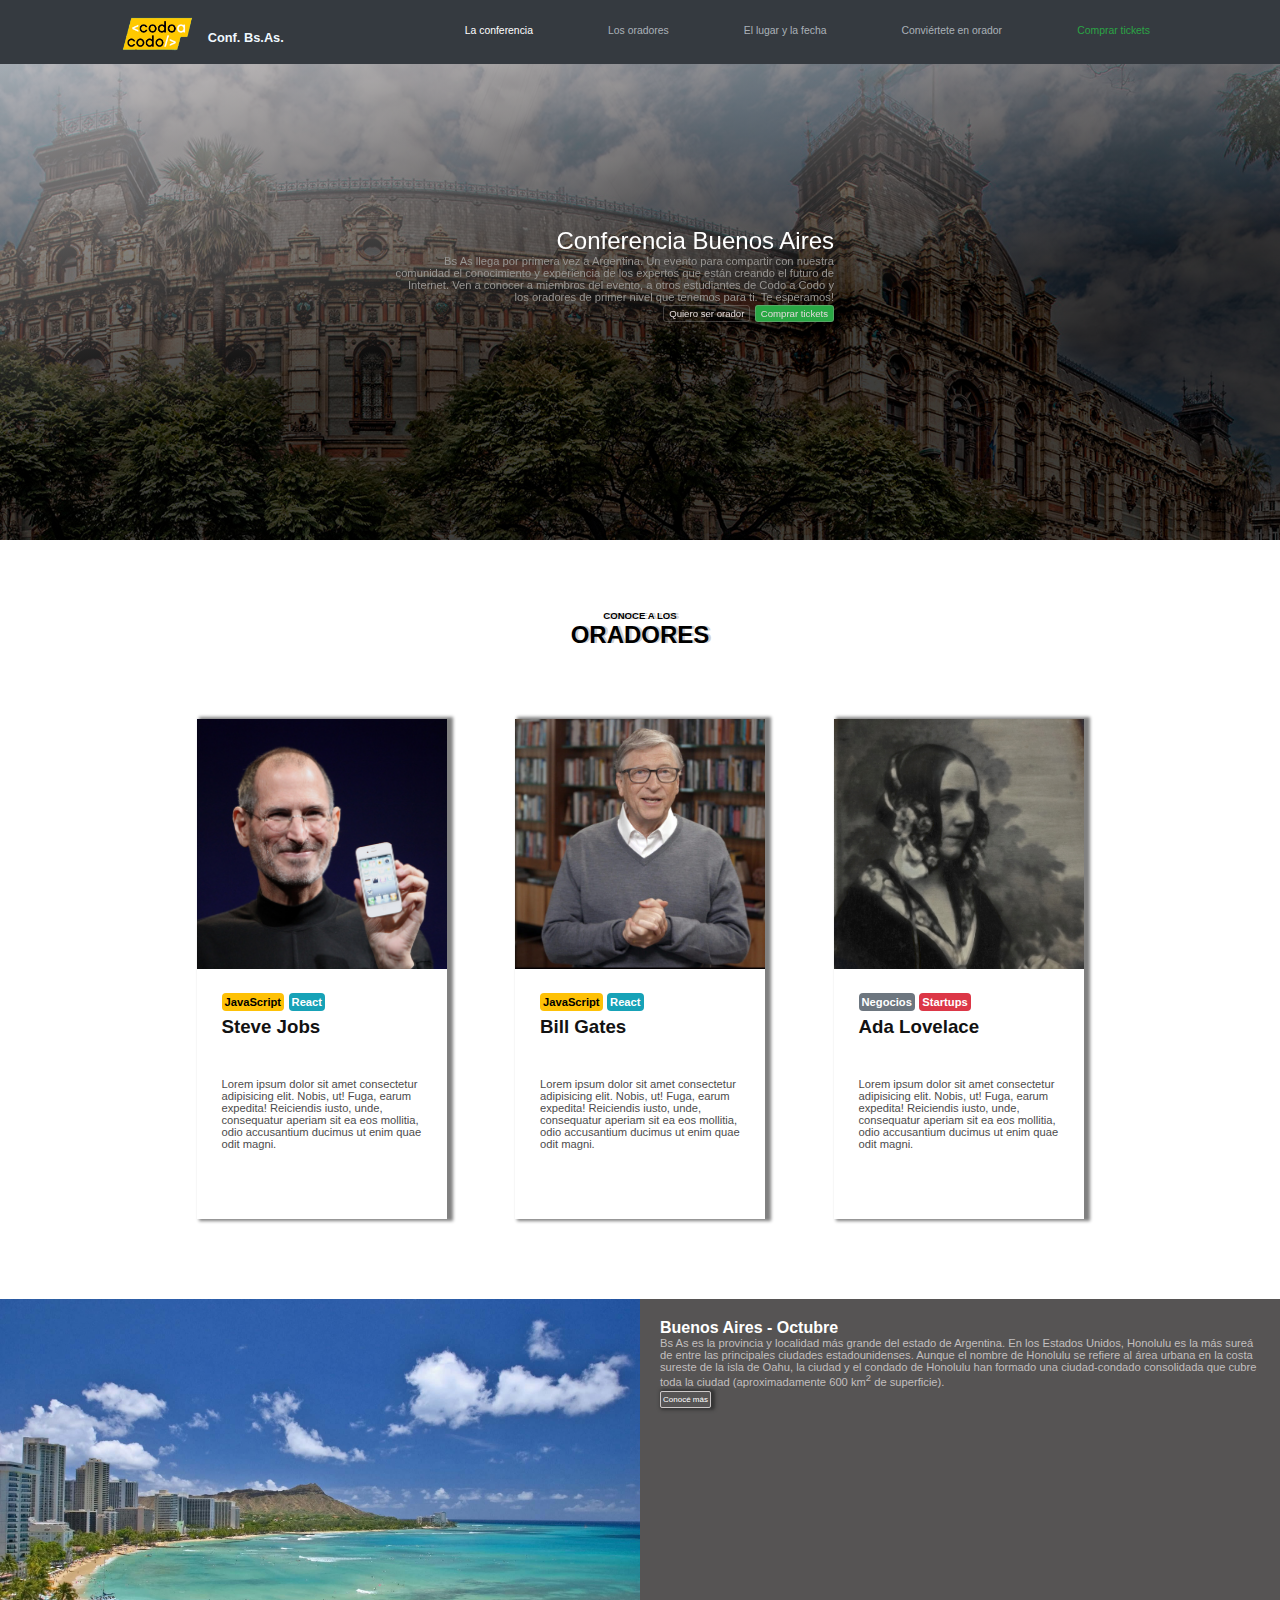
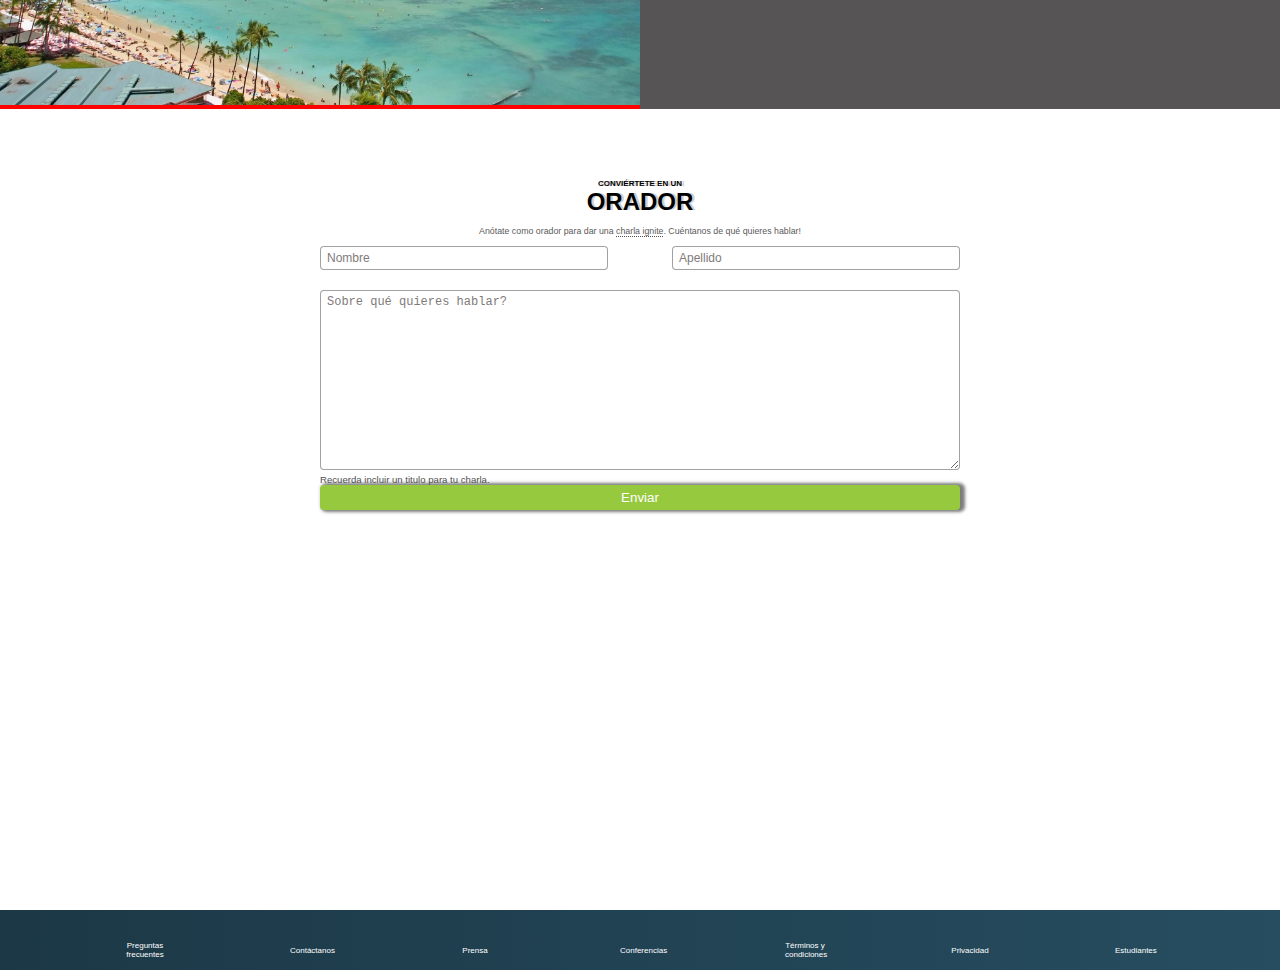
<file: index.html>
<!DOCTYPE html>
<html lang="es">
<head>
    <meta charset="UTF-8">
    <meta name="viewport" content="width=device-width, initial-scale=1.0">
    <title>Proyecto Integrador front | Gisele Gonzalez</title>
    
    <link rel="shortcut icon" href="favicon.ico" type="image/x-icon">
    <link href="https://cdn.jsdelivr.net/npm/bootstrap@5.0.2/dist/css/bootstrap.min.css" rel="stylesheet" integrity="sha384-EVSTQN3/azprG1Anm3QDgpJLIm9Nao0Yz1ztcQTwFspd3yD65VohhpuuCOmLASjC" crossorigin="anonymous">
     
    <link rel="stylesheet" href="css/estilos.css">
</head>
<body>
    <header class="header">

       <div class="header__pseudoNavegador"></div>

      

<!--
               (SE VE A < 992px)
  
  
       LOGO/NAVEGADOR CON btn BOOTSTRAP 

  incorporé el LOGO y texto-logo dentro del código de Bootstrap
  (tiene switch display-none  en la div superior
  que se hace efectivo recién a > 992px, ocultando el navegador de BS y dejando que se vea
  el navegador con código CSS MÍO) --------------------------------->

    <div class="navegador-header display-none">
      <nav class="navbar navbar-expand-lg navbar-light">
          <div class="container-fluid">
            <a class="navbar-brand" href="#">
                <img src="./assets/img/codoacodo.png"class="img-logo" alt="Logo Codo a Codo 4.0" loading="lazy">      
                <h2 class="h2-logo">Conf. Bs.As.</h2>
           </a>
             
          
          
            <button class="navbar-toggler" type="button" data-bs-toggle="collapse" data-bs-target="#navbarNav" aria-controls="navbarNav" aria-expanded="false" aria-label="Toggle navigation">
              <span class="navbar-toggler-icon"></span>
            </button>
            <div class="collapse margin-top navbar-collapse" id="navbarNav">
              <ul class="navbar-nav bg-black-transp alto-menu">
                <li class="nav-item">
                  <a class="menu color-white active" aria-current="page" href="#">La conferencia</a>
                </li>
                <li class="nav-item">
                  <a class="menu" href="#oradores">Los oradores</a>
                </li>
                <li class="nav-item">
                  <a class="menu" href="#lugarFecha">El lugar y la fecha</a>
                </li>
                <li class="nav-item">
                  <a class="menu" href="#formularioOrador">Conviértete en orador</a>
                </li>
                <li class="nav-item">
                  <a class="menu color-green disabled" href="comprarTickets.html">Comprar tickets</a>
                </li>
              </ul>
            </div>
          </div>
        </nav>
      </div>


      <!--  ***** CÓDIGO CSS MÍO *******
       
              (SE VE A > 992px)

        LOGO/NAVEGADOR con código CSS mío (switch en la section con "visibility: hidden" inicial en 
        la clase "header__contenedorTotal", que se
        "enciende" con "visibility: visible" a > 992px)-->

        <section class="header__contenedorTotal">
            <div class="header__contenedorTotal__contenedorLogo">
                <a href="index.html" class="contenedorLogo__anclaLogo">  
                    <img src="./assets/img/codoacodo.png"class="anclaLogo__img" alt="Logo Codo a Codo 4.0" loading="lazy">      
                </a>
                <h2 class="contenedorLogo__h2">Conf. Bs.As.</h2>
            </div>
            
           
            <nav class="header__contenedorTotal__nav">
               
                <ul class="nav__ulHeader">
                    <li  class="ulHeader__liHeader"><a class="liHeader__ancla liHeader__ancla--colorWhite" href="#conferencia">La conferencia</a></li>
                    <li  class="ulHeader__liHeader"><a class="liHeader__ancla" href="#oradores">Los oradores</a></li>
                    <li  class="ulHeader__liHeader"><a class="liHeader__ancla" href="#lugarFecha">El lugar y la fecha</a></li>
                    <li  class="ulHeader__liHeader"><a class="liHeader__ancla" href="#formularioOrador">Conviértete en orador</a></li>
                    <li  class="ulHeader__liHeader"><a class="liHeader__ancla liHeader__ancla--colorGreen" href="comprarTickets.html">Comprar tickets</a></li>
                  
                </ul>
            </nav>
         

        </section>
       
        

        <!--...............TEXTO DEL HEADER...........-->


        <section id ="conferencia" class="header__contenedor__texto">
            <h1 class="header__contenedor__texto__h1">Conferencia Buenos Aires</h1>
            <p class="header__contenedor__texto__p">Bs As llega por primera vez a Argentina. Un evento para compartir con nuestra comunidad el conocimiento y experiencia de los expertos que están creando el futuro de Internet. Ven a conocer a miembros del evento, a otros estudiantes de Codo a Codo y los oradores de primer nivel que tenemos para ti. Te esperamos!</p>
            <div class="header__contenedor__texto__enlacesTextoHeader">
                <a href="#formularioOrador" class="enlacesTextoHeader__btn enlacesTextoHeader__btn--iz">Quiero ser orador</a>
                <a href="comprarTickets.html" class="enlacesTextoHeader__btn enlacesTextoHeader__btn--der">Comprar tickets</a>
            </div>
        </section>


    </header>
    
     
    <main>
      
       <section id ="oradores" class="oradores">
         <h2 class="oradores__h2"><div class="oradores__h2__conoce">CONOCE A LOS</div><div class="oradores__h2__orad">ORADORES</div></h2>
         


        <div class="oradores__contenedorOradores"> <!--PADRE-->

          <!--....HIJO 1  .............-->

         <div class="contenedorOradores__hijoOradores">
           
            <img class="hijoOradores__img" src="assets/img/Steve_Jobs.jpg" alt="Steve Jobs" loading="lazy">
           
            <div class="hijoOradores__textoOradores">
                <h4 class="textoOradores__skills textoOradores__skills--js">JavaScript</h4>
                <h4 class="textoOradores__skills textoOradores__skills--react">React</h4>
                <h3 class="textoOradores__h3">Steve Jobs</h3>
                <p class="textoOradores__p">Lorem ipsum dolor sit amet consectetur adipisicing elit. Nobis, ut! Fuga, earum expedita! Reiciendis iusto, unde, consequatur aperiam sit ea eos mollitia, odio accusantium ducimus ut enim quae odit magni.</p>
            </div>
         </div>


            <!--....HIJO 2  .............-->
        
         <div class="contenedorOradores__hijoOradores">
         
           <img class="hijoOradores__img" src="assets/img/bill.jpg" alt="Bill Gates" loading="lazy">
           <div class="hijoOradores__textoOradores">
               <h4 class="textoOradores__skills textoOradores__skills--js">JavaScript</h4>
               <h4 class="textoOradores__skills textoOradores__skills--react">React</h4>
               <h3 class="textoOradores__h3">Bill Gates</h3>
               <p class="textoOradores__p">Lorem ipsum dolor sit amet consectetur adipisicing elit. Nobis, ut! Fuga, earum expedita! Reiciendis iusto, unde, consequatur aperiam sit ea eos mollitia, odio accusantium ducimus ut enim quae odit magni.</p>
            </div>
          </div>




           <!--....HIJO 3  .............-->


         <div class="contenedorOradores__hijoOradores">
            <img class="hijoOradores__img" src="assets/img/ada.jpeg" alt="Ada Lovelace" loading="lazy">
            <div class="hijoOradores__textoOradores">
               <h4 class="textoOradores__skills textoOradores__skills--negocios">Negocios</h4>
               <h4 class="textoOradores__skills textoOradores__skills--startups">Startups</h4>
               <h3 class="textoOradores__h3">Ada Lovelace</h3>
               <p class="textoOradores__p">Lorem ipsum dolor sit amet consectetur adipisicing elit. Nobis, ut! Fuga, earum expedita! Reiciendis iusto, unde, consequatur aperiam sit ea eos mollitia, odio accusantium ducimus ut enim quae odit magni.</p>
            </div>
          </div>




        </div>
            
                
       
       </section>




       <section id="lugarFecha" class="lugarFecha">
            <div class="lugarFecha__divImg">
                <img class="divImg__img" src="./assets/img/honolulu.jpg" width="600px" loading="lazy" alt="Mar del Plata">
            </div>
            <div class="lugarFecha__texto">
                <h2 class="lugarFecha__texto__h2">Buenos Aires - Octubre</h2>
               <p class="lugarFecha__texto__p">Bs As es la provincia y localidad más grande del estado de Argentina. En los Estados Unidos, Honolulu es la más sureá de entre las principales ciudades estadounidenses. Aunque el nombre de Honolulu se refiere al área urbana en la costa sureste de la isla de Oahu, la ciudad y el condado de Honolulu han formado una ciudad-condado consolidada que cubre toda la ciudad (aproximadamente 600 km<sup>2</sup> de superficie).</p> 
                <a href="" class="lugarFecha__texto__ancla">Conocé más</a>
            </div>
       </section>





       <section id ="formularioOrador" class="formularioOrador">
         <h2 class="formularioOrador__h2"><div class="h2__conviertete">CONVIÉRTETE EN UN</div><div class="h2__orad">ORADOR</div></h2>
        <p class="formularioOrador__p">Anótate como orador para dar una <span class="ignite">charla ignite</span>. Cuéntanos de qué quieres hablar!</p>
        
        <form class="formularioOrador__formulario">
            <div class="formulario__inputs">
                
                <input class="inputs__input" type="text" id="name" name="nombre" placeholder="Nombre" required>
                
                <input class="inputs__input" type="text" id="apellido" name="apellido" placeholder="Apellido" required>
            </div>
           
            
                <textarea class="formulario__textarea" name="comentario" id="comentario" placeholder="Sobre qué quieres hablar?"></textarea>
                <p class="formulario__p">Recuerda incluir un titulo para tu charla.</p>
            
           
            
             
                <input type="submit" class="formulario__enviar" value="Enviar">
            
         </form>
     
       </section>

    </main>
    
    
    
    
    
    
    <aside class="publicidad">
     
      </aside>
  




    <footer class="footer">
        <a class="footer__anclaFooter" href=""><p class="anclaFooter__p">Preguntas frecuentes</p></a>
        <a class="footer__anclaFooter" href=""><p class="anclaFooter__p">Contáctanos</p></a>
        <a class="footer__anclaFooter" href=""><p class="anclaFooter__p">Prensa</p></a>
        <a class="footer__anclaFooter" href="index.html#conferencia"><p class="anclaFooter__p">Conferencias</p></a>
        <a class="footer__anclaFooter" href=""><p class="anclaFooter__p">Términos y condiciones</p></a>
        <a class="footer__anclaFooter" href=""><p class="anclaFooter__p">Privacidad</p></a>
        <a class="footer__anclaFooter" href=""><p class="anclaFooter__p">Estudiantes</p></a>
        
    </footer>

   
    <script src="https://cdn.jsdelivr.net/npm/bootstrap@5.0.2/dist/js/bootstrap.bundle.min.js" integrity="sha384-MrcW6ZMFYlzcLA8Nl+NtUVF0sA7MsXsP1UyJoMp4YLEuNSfAP+JcXn/tWtIaxVXM" crossorigin="anonymous"></script>
   
   
  </body>
</html>
</file>
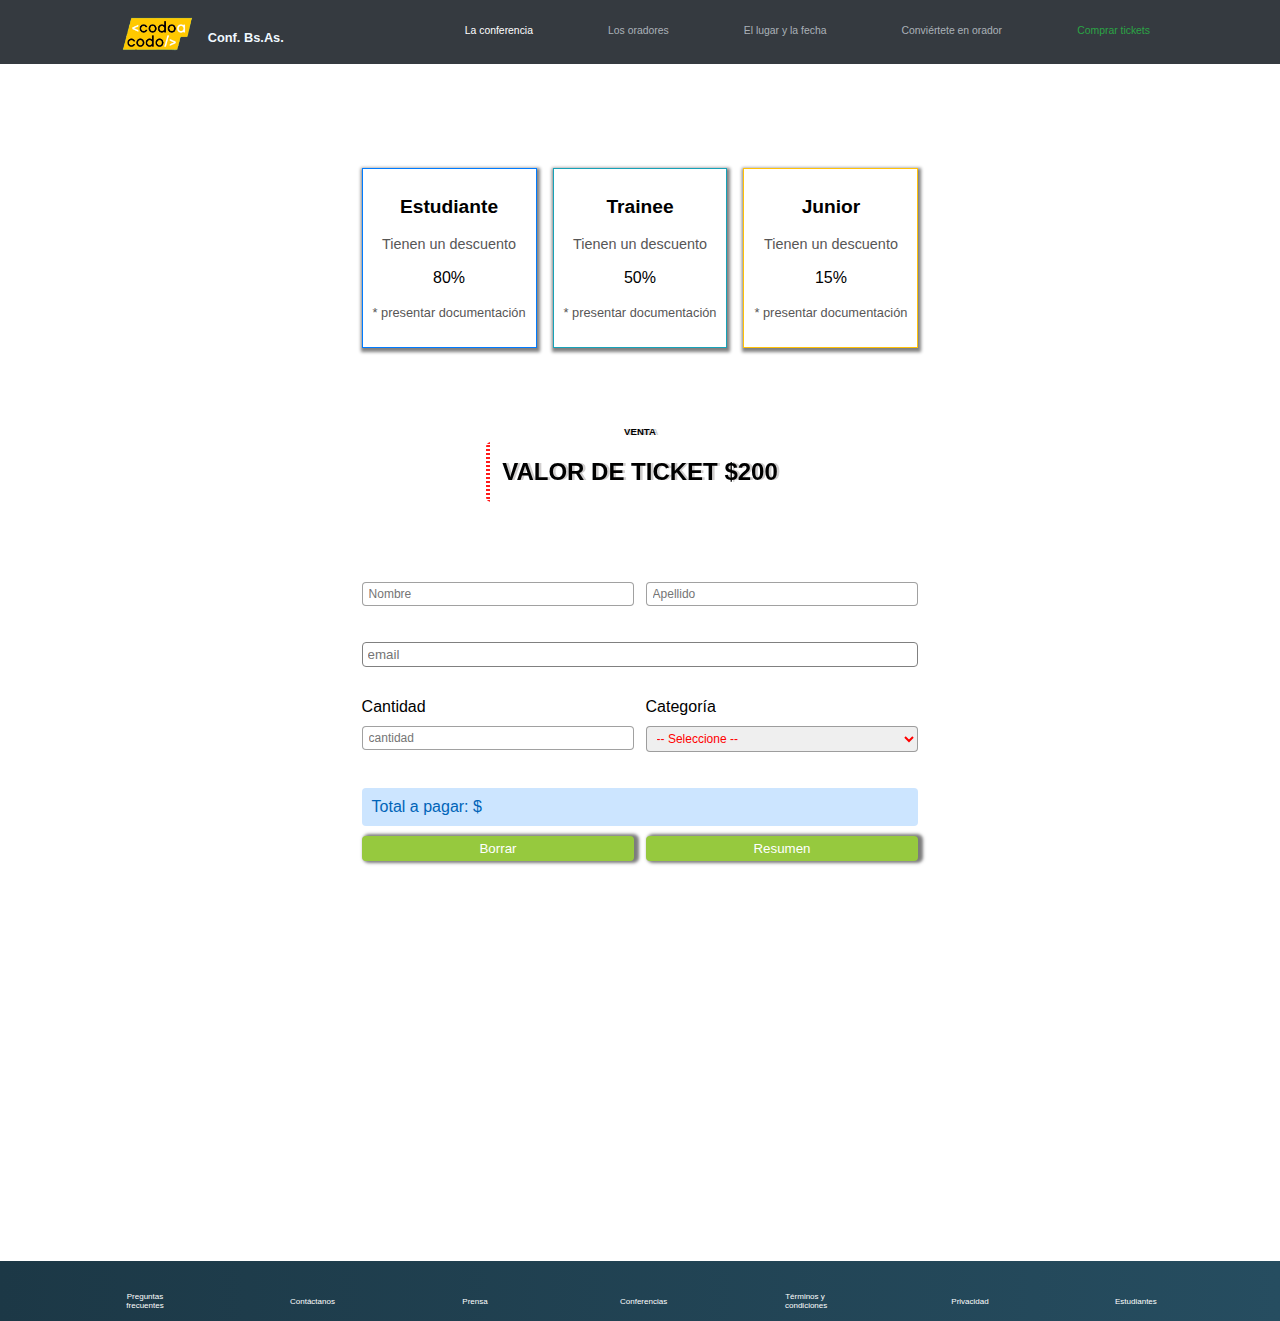
<file: comprarTickets.html>
<!DOCTYPE html>
<html lang="es">
<head>
    <meta charset="UTF-8">
    <meta name="viewport" content="width=device-width, initial-scale=1.0">
    <title>Proyecto Integrador front | Gisele Gonzalez</title>
    
    <link rel="shortcut icon" href="favicon.ico" type="image/x-icon">
    <link href="https://cdn.jsdelivr.net/npm/bootstrap@5.0.2/dist/css/bootstrap.min.css" rel="stylesheet" integrity="sha384-EVSTQN3/azprG1Anm3QDgpJLIm9Nao0Yz1ztcQTwFspd3yD65VohhpuuCOmLASjC" crossorigin="anonymous">
    
    <link rel="stylesheet" href="css/estilos.css">
    <link rel="stylesheet" href="css/comprarTickets.css">
</head>
<body>
    <header>

       <div class="header__pseudoNavegador"></div>

      

<!--
               (SE VE A < 992px)
  
  
       LOGO/NAVEGADOR CON btn BOOTSTRAP 

  incorporé el LOGO y texto-logo dentro del código de Bootstrap
  (tiene switch display-none  en la div superior
  que se hace efectivo recién a > 992px, ocultando el navegador de BS y dejando que se vea
  el navegador con código CSS MÍO) --------------------------------->

     <div class="navegador-header display-none">
      <nav class="navbar navbar-expand-lg navbar-light">
          <div class="container-fluid">
            <a class="navbar-brand" href="index.html#conferencia">
                <img src="assets/img/codoacodo.png"class="img-logo" alt="Logo Codo a Codo 4.0" loading="lazy">      
                <h2 class="h2-logo">Conf. Bs.As.</h2>
           </a>
             
          
          
            <button class="navbar-toggler" type="button" data-bs-toggle="collapse" data-bs-target="#navbarNav" aria-controls="navbarNav" aria-expanded="false" aria-label="Toggle navigation">
              <span class="navbar-toggler-icon"></span>
            </button>
            <div class="collapse margin-top navbar-collapse" id="navbarNav">
              <ul class="navbar-nav bg-black-transp alto-menu">
                <li class="nav-item">
                  <a class="menu color-white active" aria-current="page" href="index.html#conferencia">La conferencia</a>
                </li>
                <li class="nav-item">
                  <a class="menu" href="index.html#oradores">Los oradores</a>
                </li>
                <li class="nav-item">
                  <a class="menu" href="index.html#lugarFecha">El lugar y la fecha</a>
                </li>
                <li class="nav-item">
                  <a class="menu" href="index.html#formularioOrador">Conviértete en orador</a>
                </li>
                <li class="nav-item">
                  <a class="menu color-green disabled" href="">Comprar tickets</a>
                </li>
              </ul>
            </div>
          </div>
        </nav>
      </div>

 
      <!--  ***** CÓDIGO CSS MÍO *******
       
              (SE VE A > 992px)

        LOGO/NAVEGADOR con código CSS mío (switch en la section con "visibility: hidden" inicial en 
        la clase "header__contenedorTotal", que se
        "enciende" con "visibility: visible" a > 992px)-->

        <section class="header__contenedorTotal">
            <div class="header__contenedorTotal__contenedorLogo">
                <a href="index.html" class="contenedorLogo__anclaLogo">  
                    <img src="assets/img/codoacodo.png" class="anclaLogo__img" alt="Logo Codo a Codo 4.0" loading="lazy">      
                </a>
                <h2 class="contenedorLogo__h2">Conf. Bs.As.</h2>
            </div>
            
           
            <nav class="header__contenedorTotal__nav">
               
                <ul class="nav__ulHeader">
                    <li  class="ulHeader__liHeader"><a class="liHeader__ancla liHeader__ancla--colorWhite" href="index.html#conferencia">La conferencia</a></li>
                    <li  class="ulHeader__liHeader"><a class="liHeader__ancla" href="index.html#oradores">Los oradores</a></li>
                    <li  class="ulHeader__liHeader"><a class="liHeader__ancla" href="index.html#lugarFecha">El lugar y la fecha</a></li>
                    <li  class="ulHeader__liHeader"><a class="liHeader__ancla" href="index.html#formularioOrador">Conviértete en orador</a></li>
                    <li  class="ulHeader__liHeader"><a class="liHeader__ancla liHeader__ancla--colorGreen" href="">Comprar tickets</a></li>
                  
                </ul>
            </nav>
         

        </section>
       
        

    
    </header>
    
     
    <main>
     <div class="contenedorTotal">
      <section class="descuentos">
        <div class="descuentos__descuento border-azul">
            <p class="descuento__opciones">Estudiante</p>
            <p class="descuento__texto">Tienen un descuento</p>
            <p class="descuento__porcentaje">80%</p>
            <p class="descuento__requerimientos">* presentar documentación</p>
        </div>
        <div class="descuentos__descuento border-celeste">
            <p class="descuento__opciones">Trainee</p>
            <p class="descuento__texto">Tienen un descuento</p>
            <p class="descuento__porcentaje">50%</p>
            <p class="descuento__requerimientos">* presentar documentación</p>
        </div>
        <div class="descuentos__descuento border-amarillo">
            <p class="descuento__opciones">Junior</p>
            <p class="descuento__texto">Tienen un descuento</p>
            <p class="descuento__porcentaje">15%</p>
            <p class="descuento__requerimientos">* presentar documentación</p>
        </div>
      
      
      
      </section>

      
          <h1 class="h1-tickets">
            <div class="h1-tickets__venta">VENTA</div>
            <div class="contenedorValor">
                 <div class="h1-tickets__valor">VALOR DE TICKET $200</div>
                 <span></span>
                 <span></span>
                 <span></span>
                 <span></span>
            </div>
          </h1>
        
   
   
      <!--.............FORMULARIO...........................-->


      <form id="form" class="formularioTickets__formulario">
        <div class="formulario__inputs">
           <div class="inputs__separador">
              <input class="inputs__input selectorGeneral" type="text" id="nombre" name="nombre" placeholder="Nombre" required>
              <div id="errorNombre" class="error">Ingrese un nombre válido</div>
            </div>
            <div class="inputs__separador">
              <input class="inputs__input selectorGeneral" type="text" id="apellido" name="apellido" placeholder="Apellido" required>
              <div id="errorApellido" class="error">Ingrese un apellido válido</div>
            </div>
        </div>
       
        
            <input class="width-100 margin-borderRadius selectorGeneral" type="email" id="email" placeholder="email" required>
            <div id="errorEmail" class="error">Ingrese un email válido</div>

            <div class="formulario__inputs">
                <div class="inputs__div">
                    <label for="cantidad">Cantidad</label>
                    <input class="inputs__input selectorGeneral" type="number" id="cantidad" name="cantidad" placeholder="cantidad" min="1" required>
                    <div id="errorCantidad" class="error">Ingrese una cantidad válida</div>

                </div>
                <div class="inputs__div">
                  
                    <label for="categoriaSelect">Categoría</label>
                    <select class="inputs__input selectorGeneral" name="categoria" id="categoriaSelect" required>
                      <option value="" selected>-- Seleccione --</option>
                      <option value="0">Sin Categoria</option>
                      <option value="1">Estudiante</option>
                      <option value="2">Trainee</option>
                      <option value="3">Junior</option>
                    </select> 
                    <div id="errorCategoria" class="error">Elija una opción</div>

                </div>
                
            </div>
       
            <div class="totalAPagar">Total a pagar: $<div id="totalAPagar"></div></div>
         <div class="resumenes">
            <input type="reset" class="formulario__enviar width-49" id="borrar" value="Borrar">
            <input type="submit" id="submit" class="formulario__enviar width-49" value="Resumen">
        </div>
     </form>
    
  </div>
</main>
    
    
    
 
    
    
    <aside class="publicidad">
     
      </aside>





    <footer class="footer">
        <a class="footer__anclaFooter" href=""><p class="anclaFooter__p">Preguntas frecuentes</p></a>
        <a class="footer__anclaFooter" href=""><p class="anclaFooter__p">Contáctanos</p></a>
        <a class="footer__anclaFooter" href=""><p class="anclaFooter__p">Prensa</p></a>
        <a class="footer__anclaFooter" href="index.html#conferencia"><p class="anclaFooter__p">Conferencias</p></a>
        <a class="footer__anclaFooter" href=""><p class="anclaFooter__p">Términos y condiciones</p></a>
        <a class="footer__anclaFooter" href=""><p class="anclaFooter__p">Privacidad</p></a>
        <a class="footer__anclaFooter" href=""><p class="anclaFooter__p">Estudiantes</p></a>
        
    </footer>

 <script src="https://cdn.jsdelivr.net/npm/bootstrap@5.0.2/dist/js/bootstrap.bundle.min.js" integrity="sha384-MrcW6ZMFYlzcLA8Nl+NtUVF0sA7MsXsP1UyJoMp4YLEuNSfAP+JcXn/tWtIaxVXM" crossorigin="anonymous"></script>
 
   <script src="js/comprarTickets.js"></script>
  </body>
</html>
</file>
<file: css/estilos.css>
*{
    margin:0;
    padding:0;
    box-sizing: border-box;
}

html{
    scroll-behavior: smooth;
    font-family: Verdana, Geneva, Tahoma, sans-serif;
}



/*----------DISEÑO: MOBILE FIRST-------------*/



/*--------HEADER---------*/

.header{
    width: 100%;
    height: 60vh;
position: relative;
  background:  linear-gradient(170deg, rgba(229, 225, 225, 0.841) 0, rgba(0, 0, 0, 0.756) 40%), url("../assets/img/ba1.jpg");
  background-size: cover;
  
background-repeat: no-repeat;
background-attachment: fixed;
  
}

.header__contenedorTotal{
    visibility: hidden;
   
}

.img-logo{
  width: 4rem;
  margin-left: 30px;
}


.alto-menu{
  height: 30vh;

}

.bg-black-transp{
    background-color: rgba(0, 0, 0, 0.736);
   

}

.bg-transparent{
    background-color: transparent;

}

.bg-graySitio{
    background-color: rgb(53, 58, 64);
}


.color-gray{
  color: gray;
}

.menu{
    color: rgba(203, 199, 199, 0.8);
    text-decoration: none;
   display: block;
   text-align: center;
   margin-bottom: 10px;
}


.liHeader__ancla--colorWhite{
    color: white;
}


.liHeader__ancla--colorGreen{
    color: rgb(43, 164, 69);
    
}


.header__contenedor__texto{
    
    width: 280px;
    height: 180px;
  position: relative;
    padding: 2px 10px;
 bottom: 200px;
 left: 5%;
 z-index: 0;

}


.header__contenedor__texto__h1{
    
    font-weight: 100;
  font-size: 1rem;
  text-align: end;
  color: white;
    
}
.header__contenedor__texto__p{
   
    color: rgb(150, 148, 145);
    font-size: .6rem;
    text-align: end;
}

.header__contenedor__texto__enlacesTextoHeader{
   
    width: 100%;
    text-align: end;
    
}



.enlacesTextoHeader__btn--iz{
    background-color: transparent;
    transition: 0.3s;
}

.enlacesTextoHeader__btn--der{
    background-color: rgb(41, 167, 68);
    transition: 0.3s;
}

.enlacesTextoHeader__btn--iz:hover{
    color: rgb(255, 255, 255);
    transform: scale(1.05);
}

.enlacesTextoHeader__btn--der:hover{
    color: rgb(255, 255, 255);
    transform: scale(1.05);
}

.enlacesTextoHeader__btn{
   
    display: inline-block;
    text-align: end;
    font-size: .6rem;
       padding: 2px 5px;
       border: 1px solid rgba(175, 170, 170, 0.336);
    text-decoration: none;
    border-radius: 3px;
    color: rgb(225, 217, 217);
    font-weight: 100;
}

.h2-logo{
    
    font-size: .8rem;
    display: inline-block;
    margin-left: 0px;
 
    color: white;
}

.margin-top{
    margin-top: 9px;
    
}

.navegador-header{
    position: fixed;
    width: 100vw;
    top: 0;
   
    
}

.header__pseudoNavegador{
    width: 100vw;
    height: 4rem;
    background-color: rgb(53, 58, 64);
    position: fixed;
    top: 0%;
}



.to-right{
    margin-left: 80vw;
}
.top-cero{
 
    position: absolute;
    z-index: 0;
}

.oradores__h2{
 display: flex;
 flex-direction: column;
 justify-content: center;
 align-items: center;
text-shadow: 2.5px 0 rgb(209, 207, 207);
 margin: 70px 0;
 

}

.oradores__h2__conoce{
    font-size: .6rem;
    
  }

  .oradores__h2__orad{
    font-size: 1.5rem;
  }


  .oradores__contenedorOradores{
    width: 80vw;
    display: flex;
    flex-wrap: wrap;
  
    margin: 40px auto;
    justify-content: space-evenly;
  }


  .contenedorOradores__hijoOradores{
    width: 250px;
    height: 500px;
    box-shadow: 4px 0 .2rem .1rem gray;
    transition: 1s;
    background-color: white;
    margin-bottom: 40px;
  }

  .contenedorOradores__hijoOradores:hover{
    transform: scale(1.1);
  }

  .hijoOradores__img{
    width: 100%;
    height: 50%;
    object-fit: cover;
  }


  .hijoOradores__textoOradores{
    width: 80%;
    
    margin: 0 auto;
  }


  .textoOradores__h3{
    color: rgb(18, 18, 18);
    text-align: start;

  }


  .textoOradores__p{
    margin-top: 40px;
    font-size: .7rem;
    text-align: start;
  
    color: rgb(77, 76, 76);
  }

  .textoOradores__skills{
    display: inline-block;
    font-weight: bold;
    font-size: .7rem;
    padding: 3px;
    border-radius: 4px;
    margin: 20px 0 5px 0;
    text-align: start;
  
  }
  .textoOradores__skills--js{
    background-color: rgb(254, 193, 6);
    color: black;
   
  }

  
  .textoOradores__skills--react{
    background-color: rgb(23, 162, 183);

    color: white;
   
  }

  
  .textoOradores__skills--negocios{
    background-color: rgb(109, 118, 127);

    color: white;
   
  }

  
  .textoOradores__skills--startups{
    background-color: rgb(220, 55, 71);

    color: white;
   
  }



/*-----------------lugar - Fecha  ------------------------------*/


  .lugarFecha{
    width: 100%;
    height: auto;
    display: flex;
    flex-wrap: wrap;
   
    margin: 40px auto;
    justify-content: space-evenly;
  }

  .lugarFecha__divImg{
    width: 100%;
    
   
  }

  .divImg__img{
    width: 100%;
  }

  .lugarFecha__texto{
    width: 100%;
    padding: 20px;
    background-color: rgb(86, 84, 84);
  }

  .lugarFecha__texto h2,p,a{
    text-align: start;
    color: white;

  }

  .lugarFecha__texto__h2{
    font-size: 1rem;
    text-align: start;
    color: white;
  }

  .lugarFecha__texto__p{
    font-size: .45rem;
    text-align: start;
    color: rgb(202, 198, 198);
  }

.lugarFecha__texto__ancla{
    font-size: .5rem;
    display: inline-block;
    text-decoration: none;
    border: 1px solid rgb(204, 200, 200);
    border-radius: 2px;
    box-shadow: 2px 0 0.2rem 0.1rem rgb(53, 53, 53);
    padding: 3px 2px;
    text-align: start;
    color: white;
    transition: all .3s;
}


.lugarFecha__texto a:hover{
    background-color: rgb(182, 205, 226);
    color: red;
    transform: scale(1.1);
    
}




/*......................FORMULARIO.................*/


.formularioOrador__h2{
  display: flex;
  flex-direction: column;
  justify-content: center;
  align-items: center;
 text-shadow: 2.5px 0 rgb(209, 207, 207);
  margin: 70px 0;
  
}

.h2__conviertete{
  font-size: .5rem;
  
}

.h2__orad{
  font-size: 1.5rem;
}


.formularioOrador__p{
    width: 80vw;
    text-align: center;
    margin: 0% auto;
    font-size: .55rem;
    color: rgb(90, 90, 90);
    margin-top: -60px;
}
.ignite{
   border-bottom: 1px dotted rgb(81, 80, 80);
}


.formularioOrador__formulario{
    width: 50%;
    margin: 0 auto;
   
}

.formularioOrador__formulario *::placeholder{
    color: rgb(127, 123, 123);
}



.formulario__textarea{
    width: 100%;
    height: 20vh;
    font-size: 1.2rem;
    color: red;
    border: 1px solid rgba(128, 128, 128, 0.738);
    border-radius: 4px;
   margin: 10px 0;
   font-size: .75rem;
   padding: 4px 6px;
}

.formulario__p{
    margin-top: -10px;
    font-size: .6rem;
    color: rgb(80, 80, 80);
}

.formulario__inputs{
    width: 100%;
    display: flex;
    justify-content: space-between;
  

}

.inputs__input{
    color: red;
    width: 45%;
    border: 1px solid rgba(128, 128, 128, 0.738);
    border-radius: 4px;
   margin: 10px 0;
   font-size: .75rem;
   padding: 4px 6px;
}

.formulario__enviar{
    display: block;
    width: 100%;
    background-color: rgb(150, 201, 62);
    padding: 5px;
    text-align: center;
    border-radius: 4px;
    border: transparent;
    box-shadow: 3px 0 .2rem .1rem rgb(124, 124, 124);
    transition: all .3s;
    color: white;
}

.formulario__enviar:hover{
   
    background-color: rgb(201, 62, 62);
    padding: 5px;
    text-align: center;
    transform: scale(.9);
    color: white;
}



/*.....................................................*/




.contenedorLupa{
    position: relative;
    z-index: 1;
    width: 220px;
    height: 300px;
    margin: 100px auto;
   
    padding-top: 5px;
    transform: rotate(20deg);
    border-radius: 50%;
}

.contenedorLupa__mango{
    height: 170px;
    width: 20px;
    border-radius: 20px;
    background-color: rgb(44, 43, 43);
   margin-left: 45%;
   margin-top: -21%;
   box-shadow: 5px 10px .5rem .2rem gray;
   
}

.contenedorLupa__mapa{
    width: 200px;
    height: 200px;
    border-radius: 50%;
   
    margin: 40px auto;
    border: 10px solid rgb(44, 43, 43);
    box-shadow: 5px 10px .5rem .2rem gray;
  
}
.mapa__iframe{
    width: 100%;
    height: 100%;
    border-radius: 50%;
}







.publicidad{
   
    margin-top: 400px;
  
}







/*--------------FOOTER--------------------*/



.footer{
    background: linear-gradient(90deg, rgb(28, 56, 70) 0, rgb(38, 77, 96) 100%);
    height: 60px;
    display: flex;
    justify-content: space-evenly;
    align-items: center;
    padding-top: 20px;
}

.footer__anclaFooter{
    text-decoration: none;
}
.anclaFooter__p{
    
    width: 40px;
    text-align: center;
    font-size: .4rem;

    color: white;
    transition: all .3s;
}

.anclaFooter__p:hover{
    transform: scale(1.1);
   
    color: rgb(255, 0, 0);
}




/*-------------UTILITIES--------------------*/


.color-white{
  color: white;
}

.color-green{
  color: rgb(39, 167, 70);
}






@media screen and (min-width: 576px){


  .header__contenedor__texto{
    
        width: 460px;
        height: 150px;
      position: relative;
        padding: 2px 10px;
     bottom: 35vh;
     left: 15%;
    }

  .header__contenedor__texto__h1{
    
    font-weight: 100;
  font-size: 1.2rem;
  text-align: end;
  color: white;
    
}
  .header__contenedor__texto__p{
   
  color: rgb(150, 148, 145);
    font-size: .7rem;
    text-align: end;
}

  .header__contenedor__texto__enlacesTextoHeader{
   
    width: 100%;
    text-align: end;
    
}


  .enlacesTextoHeader__btn{
   
    display: inline-block;
    text-align: end;
    font-size: .6rem;
       padding: 2px 5px;

    text-decoration: none;
    border-radius: 3px;
    color: rgb(225, 217, 217);
    font-weight: 100;
}


  .color-white{
    color: white;
}

  .color-gray{
    color: gray;
}
  .color-green{
    color: rgb(43, 164, 69);
    
}


  .lugarFecha{
    width: 100vw;
    height: auto;
    display: flex;
    flex-wrap: wrap;
     background-color: red;
  
    margin: 40px 0;
    justify-content: space-evenly;
  }

  .lugarFecha__divImg{
    width: 50%;
    
  }


  .divImg__img{
    object-fit: cover;
  }


  .lugarFecha__texto{
    width: 50%;
    padding: 20px;
    background-color: rgb(86, 84, 84);
  }

 

  .lugarFecha__texto__h2{
    font-size: 1rem;
    text-align: start;
    color: white;
  }

  .lugarFecha__texto__p{
    font-size: .6rem;
    text-align: start;
    color: rgb(194, 191, 191);
    
  }

.lugarFecha__texto__ancla{
    font-size: .5rem;
    display: inline-block;
    text-decoration: none;
    border: 1px solid rgb(204, 200, 200);
    border-radius: 2px;
    box-shadow: 2px 0 0.2rem 0.1rem rgb(53, 53, 53);
    padding: 3px 2px;
    text-align: start;
    color: white;
    transition: all .3s;
}


.lugarFecha__texto a:hover{
    background-color: rgb(182, 205, 226);
    color: red;
    transform: scale(1.1);
    
}

.footer p{
    
    width: 40px;
    text-align: center;
    font-size: .5rem;

    color: white;
    transition: all .3s;
}

}



@media screen and (min-width: 768px){
    
    .header__contenedor__texto{
    
     left: 30%;
    }

    .anclaFooter__p{
    
        width: 40px;
        text-align: center;
        font-size: .6rem;
    
        color: white;
        transition: all .3s;
    }
}


@media screen and (min-width: 992px){
 
    /*se tiene que ocultar logo/nav con btn y aparecer logo/nav expandido*/

.display-none{
    display: none;
}

.pseudo-navegador{
    display: none;
}


 
.header__contenedorTotal{
    width: 100vw;
    height: 3.8rem;
    display: flex;
    justify-content: space-around;
    align-items: center;
     background-color: rgb(53, 58, 64); 
    padding-bottom: .5rem;
    position: fixed;
    top: 0%;
    z-index: 100;
    visibility: visible;
   
}

.header__contenedorTotal__contenedorLogo{
  width: 14rem;
  height: 2.5rem;
 
  display: flex;
  justify-content: space-around;
  align-items: center;
  padding: .3rem 0;
  margin-left: 2%;
 
  margin-top: .7rem;

}

.contenedorLogo__anclaLogo{
width: 3rem;
height: 2rem;
margin-top: .5rem;

}


.anclaLogo__img{
  width: 6rem;
 
  
  position: relative;
  bottom: .8rem;
}


.contenedorLogo__h2{
  font-size: .8rem;
  color: aliceblue;
  margin-top: .7rem;
  
  
}


.header__contenedorTotal__nav{
width: 60%;
height: 3rem;
margin-top: 1rem;
margin-right: 2%;

}


.nav__ulHeader{
width: 100%;
margin-top: 10px;
display: flex;
justify-content: space-around;
padding-right: 1%;

}


.ulHeader__liHeader{

   list-style: none;


}



.liHeader__ancla{
color: rgba(240, 248, 255, 0.634);
text-decoration: none;
font-size: .65rem;

}


.liHeader__ancla--colorWhite{
  color: white;
}

.liHeader__ancla--colorGreen{
  color: rgb(43, 164, 69);
  
}


.header__contenedor__texto{
    
  width: 460px;
  height: 150px;
position: relative;
  padding: 2px 10px;
top: 25vh;
right: -50%;
z-index: 1;
}


.header__contenedor__texto__h1{
  
  font-weight: 100;
font-size: 1.5rem;
text-align: end;
color: white;
  
}


.header__contenedor__texto__p{
  color: rgb(150, 148, 145);
  font-size: .7rem;
  text-align: end;
}

.header__contenedor__texto__enlacesTextoHeader{
 
  width: 100%;
  text-align: end;
  
}


.enlacesTextoHeader__btn{
   
    display: inline-block;
    text-align: end;
    font-size: .6rem;
       padding: 2px 5px;
       
    text-decoration: none;
    border-radius: 3px;
    color: rgb(225, 217, 217);
    font-weight: 100;
}



.color-gray{
    color: gray;
}


.lugarFecha__texto__p{
  font-size: .7rem;
}



.anclaFooter__p{
    
    width: 40px;
    text-align: center;
    font-size: .6rem;

    color: white;
    transition: all .3s;
}


 }
</file>
<file: css/comprarTickets.css>
:root{
    --border-color: rgb(0, 0, 0);
}


html{
    box-sizing: border-box;
}


.contenedorTotal{
    
  
    max-width: 250px;
    margin: -250px auto;

    display: flex;
    flex-direction: column;
    align-items: center;
}

.descuentos{
max-width: 100%;
height: auto;
margin: 0 auto;


display: flex;
flex-wrap: wrap;
justify-content: center;
align-items: center;
}


.descuentos >*{
    box-shadow: 1px 2px .2rem .1rem gray;
    margin-top: 10px;
    
}


.descuentos__descuento{
max-width: 300px;
height: 180px;
margin: 8px;
padding: 10px;

display: flex;
flex-direction: column;
justify-content: space-evenly;
align-items: center;
transition: transform .5s;
}



.descuentos__descuento:hover{
    transform: scale(1.05);
}

 .descuento__opciones{
   color: black;
   font-size: 1.2rem;
   font-weight: bold;
}

.descuento__texto{
color: rgb(87, 86, 86);
font-size: 0.9rem;
}

.descuento__porcentaje{
    color: rgb(0, 0, 0);
    font-size: 1rem;
}

.descuento__requerimientos{
    color: rgb(87, 86, 86);
    font-size: 0.8rem;
} 

.border-azul{
    border: 1.3px solid rgb(0, 123, 255);
   
}


.border-celeste{
    border: 1.3px solid rgb(23, 162, 184);
    
}


.border-amarillo{
    border: 1.3px solid rgb(255, 193, 7);
    
}



.h1-tickets{
    display: flex;
    flex-direction: column;
    justify-content: center;
    align-items: center;
   text-shadow: 2.5px 0 rgb(209, 207, 207);
    margin: 70px 0;
    
   
   }

.h1-tickets__venta{
    font-size: .5rem;
    margin-bottom: 5px;
  }


  .contenedorValor{
    position: relative;

    height: 60px;
    border-radius: 5px;


    overflow: hidden;
    padding: 10px;
  }


  .h1-tickets__valor{
    
    margin: 0 auto;
    text-align: center;
    
    padding: 6px;
    font-size: 1rem;
    border-radius: 5px;

  
    
  }
 



/* ......... ANIMACIÓN PRECIO TICKETS.......... */


.contenedorValor span:nth-child(2){
    position: absolute;
    top: 0;
    left: 0%;
    width: 2px;
    height: 100%;
    border: 2px dotted rgba(255, 0, 0, 0.896);
   
   animation: animate-2 4s linear infinite;
}
 

@keyframes animate-2{
    0%{
        transform: translateY(-100%);
        opacity: 1;
    }
    50%{
        transform: translateY(100%);
        opacity: .2;
    }
    51%{
       opacity: 0;
    }
    100%{
      opacity: 0;
    }
    

}




 

.contenedorValor span:nth-child(3){
    position: absolute;
    bottom: 0%;
    left: -100%;
    width: 100%;
    height: 2px;
   /* box-shadow: 0px 0 .3rem .05rem var(--border-color);
    */border: 2px dotted rgba(255, 0, 0, 0.896);
   animation: animate-3 4s linear infinite 1s;
}

@keyframes animate-3{
    0%{
        transform: translateX(0%);
        opacity: 1;
    }
    50%{
        transform: translateX(200%);
        opacity: .2;
    }
    51%{
       opacity: 0;
    }
    100%{
      opacity: 0;
    }
    

}
 


.contenedorValor span:nth-child(4){
    position: absolute;
    bottom: -100%;
    right: 0%;
    width: 2px;
    height: 100%;
    border: 2px dotted rgba(255, 0, 0, 0.896);
   animation: animate-4 4s linear infinite 2s;
}
 
@keyframes animate-4{
    0%{
        transform: translateY(0%);
        opacity: 1;
    }
    50%{
        transform: translateY(-200%);
        opacity: .2;
    }
    51%{
       opacity: 0;
    }
    100%{
      opacity: 0;
    }
    

}






.contenedorValor span:nth-child(5){
    position: absolute;
    top: 0%;
    right: -100%;
    width: 100%;
    height: 2px;
    /*box-shadow: 0px 0 .3rem .05rem var(--border-color);
    */
    border: 2px dotted rgba(248, 62, 62, 0.896);
   animation: animate-5 4s linear infinite 3s;
}

@keyframes animate-5{
    0%{
        transform: translateX(0%);
        opacity: 1;
    }
    50%{
        transform: translateX(-200%);
        opacity: .2;
    }
    51%{
       opacity: 0;
    }
    100%{
      opacity: 0;
    }
    

}

 
  
 


/*...........FORMULARIO-TICKETS...............*/

.formularioTickets__formulario{
    width: 100%;
    margin: 0 auto;

}

.formulario__inputs{
    width: 100%;
    display: flex;
    justify-content: space-between;
  

}

.inputs__separador{
    width: 49%;
    display: flex;
    flex-direction: column;
    justify-content: center;
}

.inputs__input{
    display: block;
    color: red;
    width: 100%;
    border: 1px solid rgba(128, 128, 128, 0.738);
    border-radius: 4px;
   margin: 10px 0;
   font-size: .75rem;
   padding: 4px 6px;
  
}







.margin-borderRadius{
    margin: 10px 0;
    border-radius: 4px;
    height: 25px;
    border: 1px solid gray;
    padding-left: 5px;
}


/*............Estilo del input cuando se ingresaron datos correctos........*/

.is-valid{
    
        border: 2px solid rgb(27, 121, 27);
      
  
}



  /*  Manejo de estilo CSS de input cuando se ingresaron datos inválidos
 */


.is-invalid{
    background-color: rgb(252, 191, 191);
    animation: OpacityError 1.2s linear infinite;
}


@keyframes OpacityError{
    0%{
        opacity: 1;
    }
    50%{
        opacity: .5;
    }
   100%{
        opacity: 1;
    }
}


/* ................................................................... */



.inputs__div .error{
    text-align: center;
}




/*..........MANEJO DE MENSAJES DE ERROR........... */

.error{
    background-color: rgb(243, 180, 180);
    border: 1px solid red;
    text-align: center;
    color: red;
    border-radius: 4px;
    margin: -10px 0 10px 0;
    font-size: .75rem;
    padding: 0px 6px;
    opacity: 0;  /* el mje de Error ya está ocupando su espacio en el HTML 
                      pero sin verse (se verá cuando los datos sean inválidos
                      aplicándosele la clase .opacity-1) */

}


.opacity-1{
    opacity: 1; /*  hace visible el mje de Error */
}


/* ..................................................... */



.resumenes{
    width: 100%;
    display: flex;
    justify-content: space-between;
}

.width-100{
    width: 100%;
}

.width-49{
    display: inline-block;
    width: 49%;
}

.inputs__div{
    width: 49%;
    margin-top: 5px;
    display: flex;
    flex-direction: column;

}

.inputs__div >*{
    width: 100%;
    text-align: start;
}

.totalAPagar{
    width: 100%;
    font-size: 1rem;
    color: rgb(0, 100, 184);
    background-color: rgb(204, 229, 255);
    border-radius: 4px;
    margin: 10px 0;
    padding: 10px;
}






/* ..........  MEDIA QUERIES......
 */


@media screen and (min-width: 400px){
    .contenedorTotal{
    
        max-width: 350px;
        margin: -260px auto;
    }
}


@media screen and (min-width: 576px){
    .contenedorTotal{
    
        max-width: 500px;
        margin: -260px auto;
    }
    .descuentos{
      
        justify-content: center;
        }
        
.h1-tickets__venta{
    font-size: .6rem;
    
  }

  .h1-tickets__valor{
    font-size: 1.5rem;
  }
  .formularioTickets__formulario{
    width: 75%;
   

}
}



@media screen and (min-width: 992px){
    .contenedorTotal{
    
       max-width: 960px;
        margin: 160px auto;
    }
    .descuentos{
  
        justify-content: center;
        }
        .formularioTickets__formulario{
            width: 58%;
           
        
        }
}
</file>
